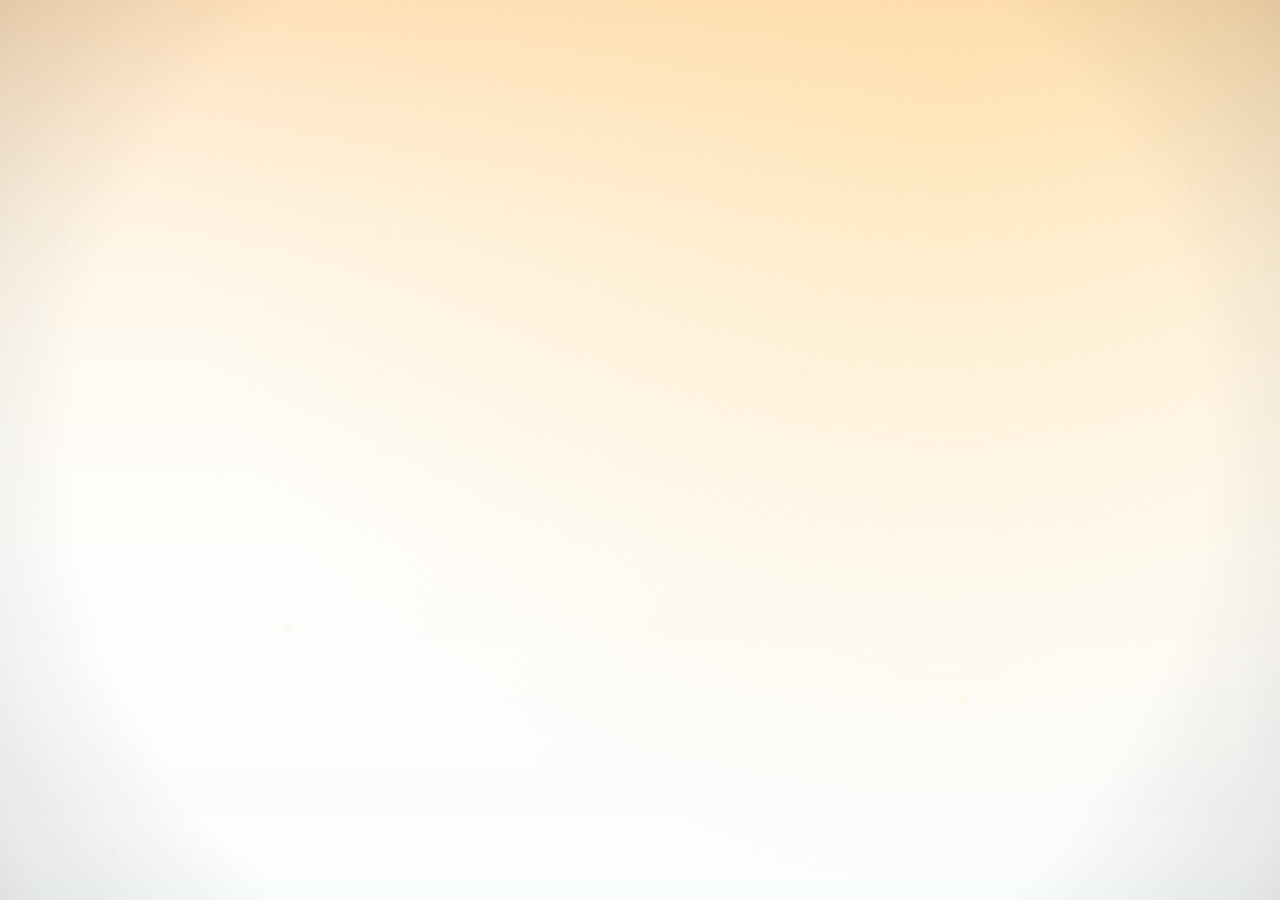
<file: app/index.html>
<!doctype html>
<html lang="zh-CN">
<head>
<meta charset="utf-8">
<style>
  html, body { margin:0; height:100%; overflow:hidden; background:transparent; }
  #fx { position:fixed; inset:0; width:100vw; height:100vh; display:block; }
</style>
</head>
<body>
<canvas id="fx"></canvas>
<script src="js/bridge.js"></script>
<script src="js/palette.js"></script>
<script src="js/fx.js"></script>
<script src="js/weather.js"></script>
<script src="js/music.js"></script>
<script src="js/main.js"></script>
</body>
</html>
</file>
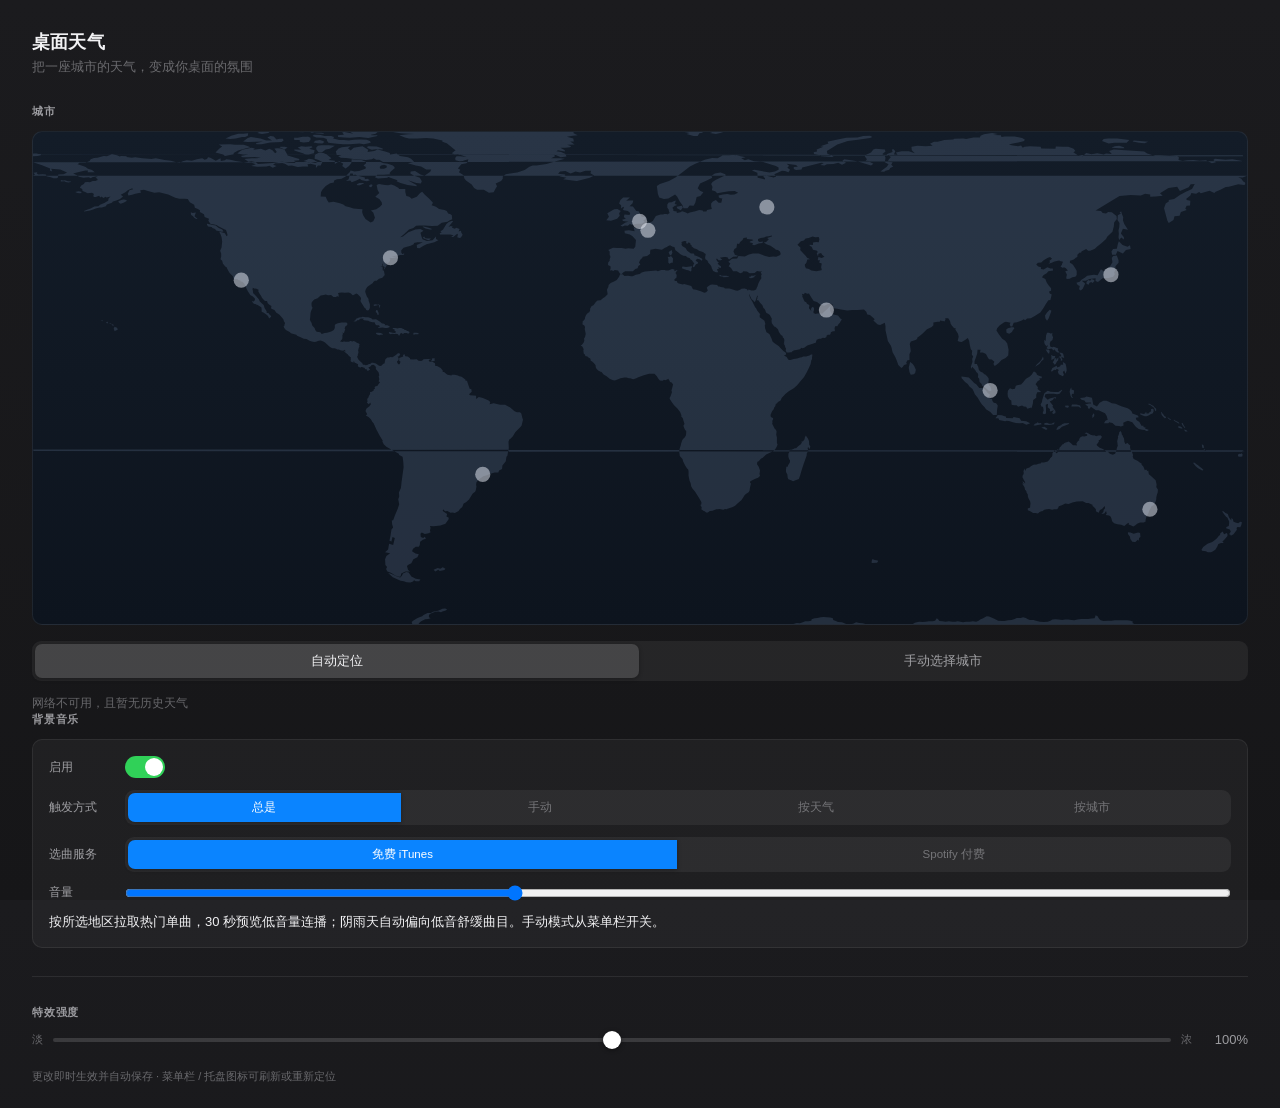
<file: app/settings.html>
<!doctype html>
<html lang="zh-CN">
<head>
<meta charset="utf-8">
<title>桌面天气设置</title>
<link rel="stylesheet" href="css/app.css">
</head>
<body>
<div class="win">
  <header>
    <h1>桌面天气</h1>
    <p class="sub">把一座城市的天气，变成你桌面的氛围</p>
  </header>

  <section>
    <div class="label">城市</div>
    <div id="worldmap"></div>
    <div class="seg" id="seg">
      <button type="button" data-mode="auto" class="on">自动定位</button>
      <button type="button" data-mode="manual">手动选择城市</button>
    </div>

    <div id="manualArea" class="manual hidden">
      <div class="search">
        <svg viewBox="0 0 16 16" width="14" height="14"><circle cx="6.5" cy="6.5" r="5" fill="none" stroke="currentColor" stroke-width="1.6"/><path d="M10.5 10.5 L14.5 14.5" stroke="currentColor" stroke-width="1.6" stroke-linecap="round"/></svg>
        <input id="q" type="text" placeholder="输入城市名，如：上海 / Tokyo" autocomplete="off" spellcheck="false">
        <div id="spin" class="spin hidden"></div>
      </div>
      <div id="results" class="results"></div>
      <div class="chips-title">国内城市</div>
      <div class="chips" id="chips"></div>
    </div>

    <div id="cityStatus" class="status"></div>

    <div class="label">背景音乐</div>
    <div id="mBody" class="music-card">
      <div class="m-row">
        <span>启用</span>
        <button type="button" id="mSwitch" class="switch" aria-label="启用背景音乐"></button>
      </div>
      <div class="m-row">
        <span>触发方式</span>
        <div class="seg m-seg" id="mSeg">
          <button type="button" data-m="always">总是</button>
          <button type="button" data-m="manual">手动</button>
          <button type="button" data-m="weather">按天气</button>
          <button type="button" data-m="city">按城市</button>
        </div>
      </div>
      <div class="m-row">
        <span>选曲服务</span>
        <div class="seg m-seg" id="mProv">
          <button type="button" data-p="itunes">免费 iTunes</button>
          <button type="button" data-p="spotify">Spotify 付费</button>
        </div>
      </div>
      <div id="mSpRow" class="m-cred hidden">
        <input id="mSpId" type="text" placeholder="Spotify Client ID" autocomplete="off" spellcheck="false">
        <input id="mSpSec" type="password" placeholder="Spotify Client Secret" autocomplete="off">
        <div class="hint">凭据仅保存在本机、只发给 Spotify 官方 API（开发者后台创建应用即可）；失效时自动回退免费源。</div>
      </div>
      <div id="mWeathers" class="chips m-chips hidden"></div>
      <div id="mCityRow" class="m-row hidden">
        <input id="mCities" type="text" placeholder="城市名，逗号分隔，如：上海, 东京" autocomplete="off" spellcheck="false">
      </div>
      <div class="m-row">
        <span>音量</span>
        <input id="mVol" type="range" min="0" max="1" step="0.05">
      </div>
      <div class="hint">按所选地区拉取热门单曲，30 秒预览低音量连播；阴雨天自动偏向低音舒缓曲目。手动模式从菜单栏开关。</div>
    </div>
  </section>

  <hr>

  <section>
    <div class="label">特效强度</div>
    <div class="slider-row">
      <span class="end">淡</span>
      <input type="range" id="intensity" min="20" max="180" step="5" value="100">
      <span class="end">浓</span>
      <span id="pct" class="pct">100%</span>
    </div>
  </section>

  <footer>更改即时生效并自动保存 · 菜单栏 / 托盘图标可刷新或重新定位</footer>
</div>
<script src="js/bridge.js"></script>
<script src="js/weather.js"></script>
<script src="js/worldmap-data.js"></script>
<script src="js/worldmap-ui.js"></script>
<script src="js/settings-ui.js"></script>
</body>
</html>
</file>
<file: app/css/app.css>
/* 设置窗口：深色、克制、内容优先 */
:root {
  --bg: #161618;
  --card: #232326;
  --card-hover: #2b2b2f;
  --line: rgba(255, 255, 255, 0.08);
  --text: #f2f2f4;
  --text-2: rgba(235, 235, 240, 0.62);
  --text-3: rgba(235, 235, 240, 0.38);
  --accent: #0a84ff;
  --accent-soft: rgba(10, 132, 255, 0.16);
}
* { box-sizing: border-box; margin: 0; padding: 0; }
html, body { height: 100%; }
body {
  background: linear-gradient(180deg, #1b1b1e 0%, var(--bg) 100%);
  color: var(--text);
  font-family: -apple-system, "SF Pro Text", "PingFang SC", "Segoe UI", "Microsoft YaHei", sans-serif;
  font-size: 13px;
  -webkit-font-smoothing: antialiased;
  user-select: none;
  overflow-y: auto;
  overflow-x: hidden;
}
::-webkit-scrollbar { width: 12px; }
::-webkit-scrollbar-track { background: transparent; }
::-webkit-scrollbar-thumb {
  background: rgba(255,255,255,0.16);
  border-radius: 6px;
  border: 3px solid transparent;
  background-clip: content-box;
}
::-webkit-scrollbar-thumb:hover { background: rgba(255,255,255,0.28); background-clip: content-box; border: 3px solid transparent; }
.win { padding: 30px 32px 24px; display: flex; flex-direction: column; min-height: 100%; }

header h1 { font-size: 18px; font-weight: 600; letter-spacing: 0.2px; }
header .sub { margin-top: 5px; font-size: 12.5px; color: var(--text-3); }

section { margin-top: 28px; }
.label {
  font-size: 11px; font-weight: 600; color: var(--text-2);
  text-transform: uppercase; letter-spacing: 0.8px; margin-bottom: 12px;
}

/* 分段控件 */
.seg {
  display: flex; background: rgba(255,255,255,0.06);
  border-radius: 9px; padding: 3px; gap: 3px;
}
.seg button {
  flex: 1; border: 0; background: transparent; color: var(--text-2);
  font-size: 13px; padding: 8px 0; border-radius: 7px; cursor: pointer;
  transition: all .18s ease; font-family: inherit;
}
.seg button.on {
  background: rgba(255,255,255,0.14); color: var(--text); font-weight: 500;
  box-shadow: 0 1px 4px rgba(0,0,0,0.3);
}

/* 搜索 */
.manual { margin-top: 14px; }
.search {
  display: flex; align-items: center; gap: 8px;
  background: var(--card); border: 1px solid var(--line);
  border-radius: 10px; padding: 11px 14px; color: var(--text-3);
  transition: border-color .15s ease;
}
.search:focus-within { border-color: rgba(10,132,255,0.55); }
.search input {
  flex: 1; border: 0; outline: 0; background: transparent;
  color: var(--text); font-size: 13px; font-family: inherit;
}
.search input::placeholder { color: var(--text-3); }
.spin {
  width: 13px; height: 13px; border-radius: 50%;
  border: 2px solid rgba(255,255,255,0.15); border-top-color: var(--accent);
  animation: rot .7s linear infinite;
}
@keyframes rot { to { transform: rotate(360deg); } }

/* 搜索结果 */
.results { margin-top: 10px; display: flex; flex-direction: column; gap: 3px; }
.row {
  display: flex; align-items: center; justify-content: space-between;
  padding: 10px 14px; border-radius: 9px; cursor: pointer;
  transition: background .12s ease; border: 1px solid transparent;
}
.row:hover { background: var(--card-hover); }
.row.sel { background: var(--accent-soft); border-color: rgba(10,132,255,0.35); }
.row .name { font-size: 13px; font-weight: 500; }
.row .geo { font-size: 11px; color: var(--text-3); margin-top: 1px; }
.row .check { color: var(--accent); font-size: 13px; font-weight: 600; }
.empty { padding: 14px 12px; color: var(--text-3); font-size: 12px; text-align: center; }

/* 热门城市 */
.chips-title { margin: 16px 0 9px; font-size: 11px; color: var(--text-3); }
.chips { display: flex; flex-wrap: wrap; gap: 8px; }
.chip {
  padding: 7px 14px; border-radius: 999px; font-size: 12px;
  background: var(--card); border: 1px solid var(--line);
  color: var(--text-2); cursor: pointer; transition: all .15s ease;
}
.chip:hover { background: var(--card-hover); color: var(--text); }
.chip.sel { background: var(--accent-soft); border-color: rgba(10,132,255,0.4); color: #7cb8ff; }

/* 状态行 */
.status { margin-top: 14px; font-size: 12px; color: var(--text-2); min-height: 16px; }
.status b { color: var(--text); font-weight: 500; }
.wx { padding: 11px 13px; border-radius: 8px; background: rgba(255,255,255,0.06); }
.wx-main { font-size: 13px; color: var(--text); }
.wx-main b { font-weight: 600; }
.wx-sub { margin-top: 3px; font-size: 11px; color: var(--text-3); letter-spacing: 0.2px; }
.wx-loading { color: var(--text-3); }
.wx-tag {
  margin-left: 6px;
  padding: 1px 6px;
  border-radius: 4px;
  background: rgba(255,255,255,0.1);
  font-size: 10px;
  color: var(--text-3);
  vertical-align: 1px;
}

/* ---- 背景音乐设置 ---- */
.music-card {
  border-radius: 10px;
  border: 1px solid rgba(255,255,255,0.07);
  background: rgba(255,255,255,0.04);
  padding: 16px;
  display: flex;
  flex-direction: column;
  gap: 12px;
  transition: opacity 0.25s;
}
.music-card.off .m-row:not(:first-child),
.music-card.off .m-cred,
.music-card.off .hint { opacity: 0.35; }
.m-row { display: flex; align-items: center; gap: 12px; }
.m-row > span { flex: 0 0 64px; color: var(--text-2); font-size: 12px; }
.m-row input[type="text"], .m-cred input {
  flex: 1;
  background: rgba(0,0,0,0.25);
  border: 1px solid rgba(255,255,255,0.08);
  border-radius: 7px;
  color: var(--text-1);
  padding: 7px 10px;
  font-size: 12.5px;
  outline: none;
}
.m-row input[type="text"]:focus, .m-cred input:focus { border-color: var(--accent); }
.m-cred { display: flex; flex-direction: column; gap: 8px; margin: 2px 0; }
.m-cred input { width: 100%; box-sizing: border-box; font-size: 12px; }
.m-row input[type="range"] { flex: 1; }
.m-seg { flex: 1; display: flex; }
.m-seg button {
  flex: 1;
  background: transparent;
  border: none;
  color: var(--text-3);
  font-size: 11.5px;
  padding: 7px 0;
  cursor: pointer;
  transition: color 0.15s, background 0.15s;
}
.m-seg button:first-child { border-radius: 7px 0 0 7px; }
.m-seg button:last-child { border-radius: 0 7px 7px 0; }
.m-seg button.on { background: var(--accent); color: #fff; }
.m-chips { margin: 0; }
.switch {
  width: 40px;
  height: 22px;
  border-radius: 11px;
  border: none;
  background: rgba(255,255,255,0.16);
  cursor: pointer;
  position: relative;
  transition: background 0.2s;
}
.switch::after {
  content: '';
  position: absolute;
  top: 2px;
  left: 2px;
  width: 18px;
  height: 18px;
  border-radius: 50%;
  background: #fff;
  transition: left 0.2s;
}
.switch.on { background: #30d158; }
.switch.on::after { left: 20px; }

/* ---- 世界地图选城（世界时钟风格）---- */
.worldmap {
  margin: 12px 0 16px;
  border-radius: 10px;
  overflow: hidden;
  background: linear-gradient(180deg, #131c28 0%, #0d141e 100%);
  border: 1px solid rgba(255,255,255,0.07);
  cursor: default;
}
.worldmap svg { display: block; width: 100%; height: auto; }
.wm-land { fill: rgba(148,180,220,0.17); transition: fill 0.3s; }
.worldmap:hover .wm-land { fill: rgba(148,180,220,0.22); }
.wm-city { cursor: pointer; }
.wm-dot {
  fill: rgba(235,240,250,0.5);
  transition: fill 0.2s, r 0.2s;
}
.wm-city.hover .wm-dot, .wm-city:hover .wm-dot { fill: rgba(255,255,255,0.92); }
.wm-city.sel .wm-dot { fill: var(--accent); }
.wm-halo {
  fill: none;
  stroke: var(--accent);
  stroke-opacity: 0.4;
  stroke-width: 1.5;
  animation: wm-pulse 2.2s ease-out infinite;
}
@keyframes wm-pulse {
  0% { transform: scale(0.55); stroke-opacity: 0.5; }
  70% { transform: scale(1.15); stroke-opacity: 0.08; }
  100% { transform: scale(1.15); stroke-opacity: 0.08; }
}
.wm-label {
  fill: #e8eaf0;
  font-size: 13px;
  font-weight: 500;
  opacity: 0;
  transition: opacity 0.2s;
  paint-order: stroke;
  stroke: rgba(10,15,24,0.85);
  stroke-width: 3px;
  pointer-events: none;
}
.wm-city.sel .wm-label, .wm-city.hover .wm-label, .wm-city:hover .wm-label { opacity: 1; }

hr { border: 0; border-top: 1px solid var(--line); margin: 28px 0 0; }

/* 强度滑块 */
.slider-row { display: flex; align-items: center; gap: 10px; }
.slider-row .end { font-size: 11px; color: var(--text-3); }
.slider-row input[type=range] {
  flex: 1; -webkit-appearance: none; appearance: none; height: 4px;
  border-radius: 2px; background: rgba(255,255,255,0.14); outline: none;
}
.slider-row input[type=range]::-webkit-slider-thumb {
  -webkit-appearance: none; width: 18px; height: 18px; border-radius: 50%;
  background: #fff; box-shadow: 0 1px 5px rgba(0,0,0,0.45); cursor: pointer;
}
.pct { width: 46px; text-align: right; font-variant-numeric: tabular-nums; color: var(--text-2); }

footer { margin-top: auto; padding-top: 22px; font-size: 11px; color: var(--text-3); }
.hidden { display: none !important; }
</file>
